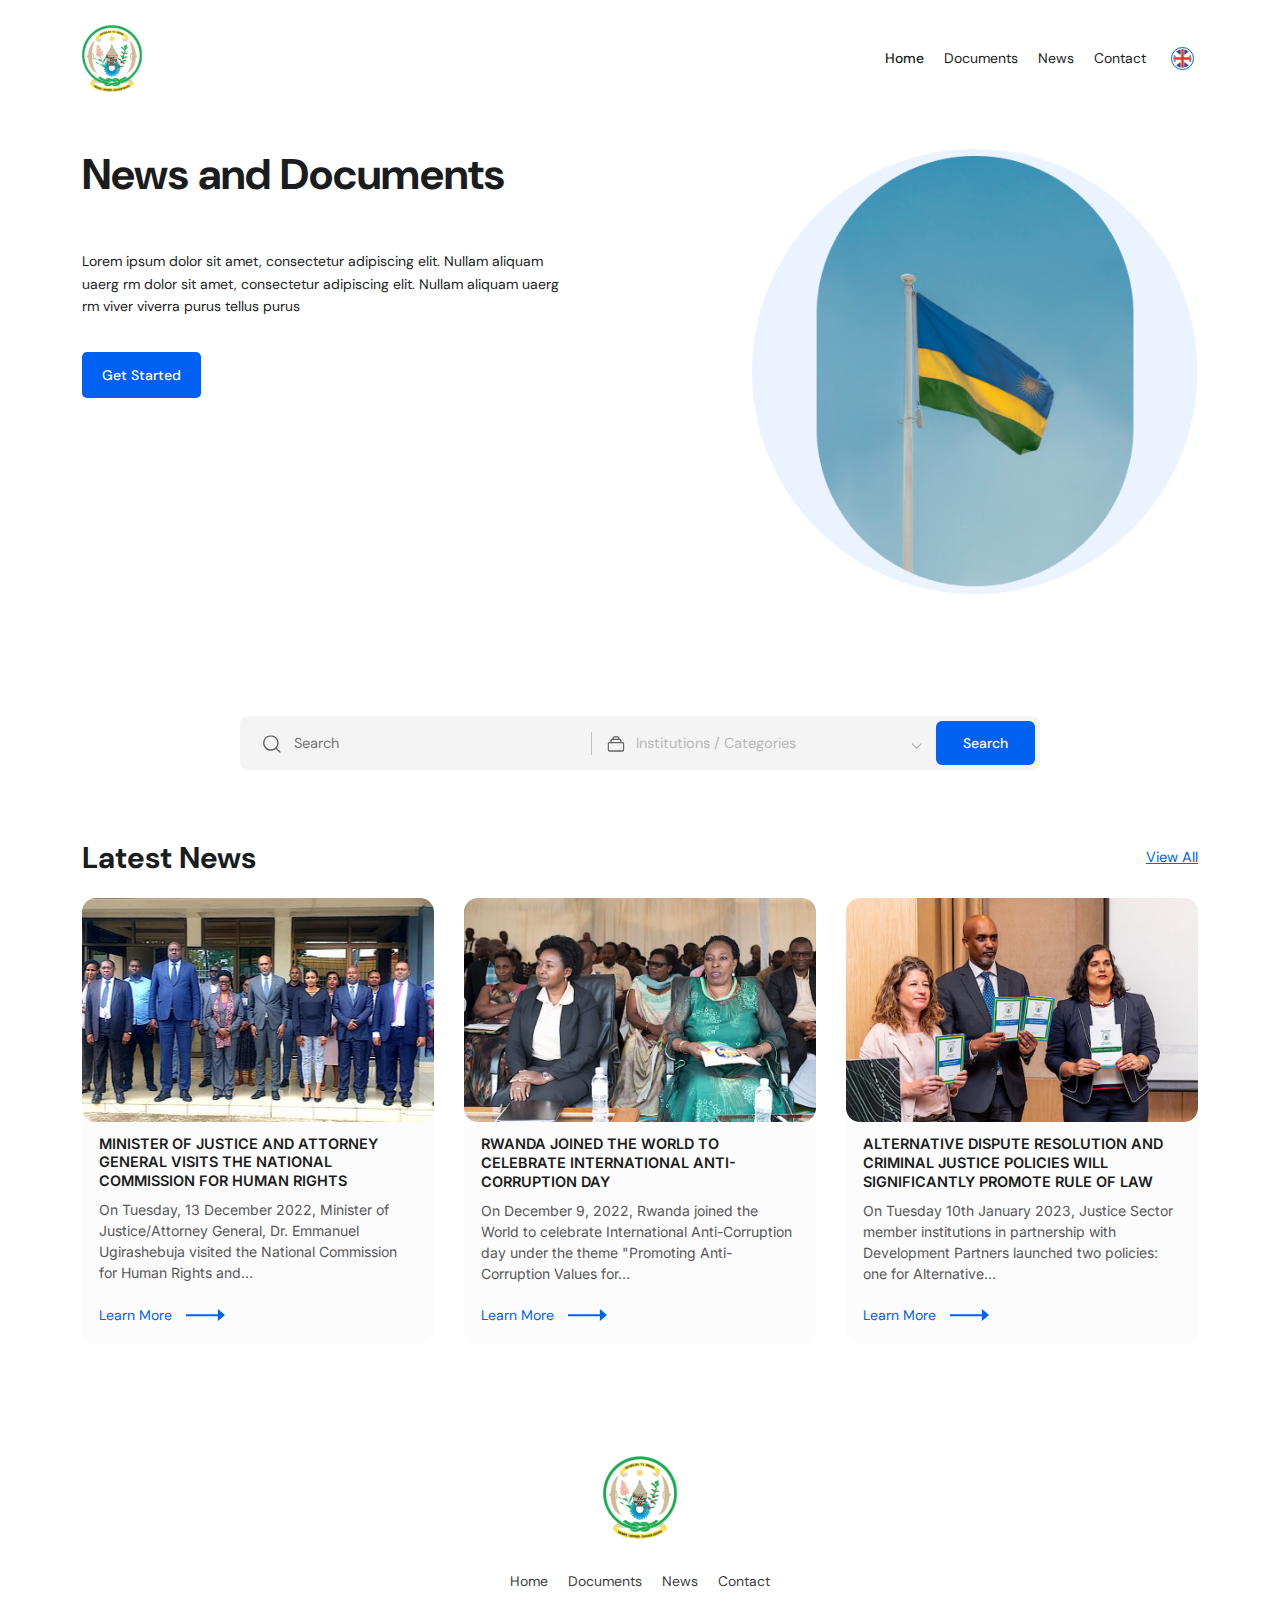
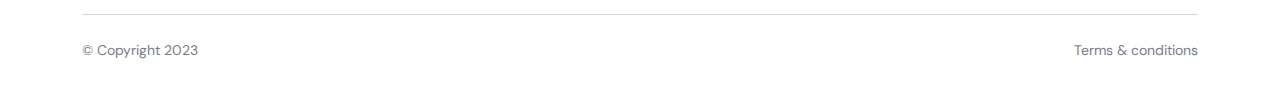
<file: index.html>
<!DOCTYPE html>
<html lang="en">
  <head>
    <meta charset="utf-8" />
    <title>News & Documents</title>
    <meta
      name="viewport"
      content="width=device-width, initial-scale=1, shrink-to-fit=no"
    />
    <meta name="description" content="Site description will be here" />
    <link rel="stylesheet" type="text/css" href="css/bootstrap.min.css" />
    <link
      href="https://kit-pro.fontawesome.com/releases/v5.15.2/css/pro.min.css"
      rel="stylesheet"
    />
    <link rel="stylesheet" href="css/nice-select.css" />
    <link rel="stylesheet" href="css/default-edit.css" />
    <link rel="stylesheet" type="text/css" href="style.css" />
    <link rel="stylesheet" type="text/css" href="css/responsive.css" />
    <!--End ALL STYLESHEET -->
  </head>

  <body>
    <!-- preloader -->
    <div id="preloader"></div>
    <!-- preloader-end -->
    <!-- main-wrap -->
    <div class="main-wrap">
      <!-- offcanvas-start -->
      <div class="offcanvas-menu">
        <div class="offmenu" id="menuParent">
          <a href="#" class="offcanvas-close"><i class="fal fa-times"></i></a>
          <ul class="mobile-menu">
            <li><a class="active" href="index.html">Home</a></li>
            <li><a href="documents.html">Documents</a></li>
            <li><a href="news.html">News</a></li>
            <li><a href="contact.html">Contact</a></li>
          </ul>
        </div>
      </div>
      <div class="offcanvas-overlay"></div>
      <!-- offcanvas-start-end -->

      <!-- header-section -->
      <header class="header-section">
        <div class="header-in">
          <div class="container">
            <div class="header-section__inner">
              <a href="index.html" class="header__logo">
                <img src="images/logo.svg" alt="" />
              </a>
              <div class="header__right">
                <div class="main-menu d-lg-flex d-none">
                  <ul>
                    <li><a class="active" href="index.html">Home</a></li>
                    <li><a href="documents.html">Documents</a></li>
                    <li><a href="news.html">News</a></li>
                    <li><a href="contact.html">Contact</a></li>
                  </ul>
                </div>
                <div class="language-dropdown">
                  <a href="#" data-bs-toggle="dropdown">
                    <div class="flag">
                      <img src="images/flag-uk.png" alt="" />
                    </div>
                    <i class="far fa-chevron-down"></i>
                  </a>
                  <div class="dropdown-menu dropdown-menu-end">
                    <ul>
                      <li>
                        <a href="#">
                          <div class="flag">
                            <img src="images/flag-uk.png" alt="" />
                          </div>
                          <span class="txt">UK</span>
                        </a>
                      </li>
                      <li>
                        <a href="#">
                          <div class="flag">
                            <img src="images/flag-uk.png" alt="" />
                          </div>
                          <span class="txt">US</span>
                        </a>
                      </li>
                    </ul>
                  </div>
                </div>
                <a href="#" class="offcanvas-open d-lg-none">
                  <i class="far fa-bars"></i>
                </a>
              </div>
            </div>
          </div>
        </div>
      </header>
      <!--End header-section -->

      <!-- main -->
      <main>
        <!-- hero-section -->
        <section class="hero-section">
          <div class="container">
            <div class="hero-section__inner">
              <div class="hero__content">
                <div class="hero__content__title">
                  <h1 class="h1">News and Documents</h1>
                </div>
                <div class="hero__content__body">
                  <p>
                    Lorem ipsum dolor sit amet, consectetur adipiscing elit.
                    Nullam aliquam uaerg rm dolor sit amet, consectetur
                    adipiscing elit. Nullam aliquam uaerg rm viver viverra purus
                    tellus purus
                  </p>
                  <a href="#" class="bottom-button default-button"
                    >Get Started</a
                  >
                </div>
              </div>
              <div class="hero__image-right">
                <img src="images/hero-img.png" alt="" class="img" />
              </div>
            </div>
          </div>
        </section>
        <!-- hero-section end -->

        <!-- news-section -->
        <section class="news-section">
          <div class="container">
            <div class="news-section__inner">
              <div class="news-section__title">
                <div class="h-filter mt-0">
                  <div class="h-filter__inputs">
                    <div class="h-filter__input">
                      <div class="icon">
                        <img src="images/magnifying-glass.svg" alt="" />
                      </div>
                      <input type="text" class="input" placeholder="Search" />
                    </div>
                    <div class="h-filter__input">
                      <div class="icon">
                        <img src="images/card-collection.svg" alt="" />
                      </div>
                      <select class="input nice-select">
                        <option>Institutions / Categories</option>
                        <option>Institutions / Categories</option>
                        <option>Institutions / Categories</option>
                      </select>
                    </div>
                  </div>
                  <button class="h-filter__submit">Search</button>
                </div>
              </div>

              <div class="title-linear">
                <h2 class="h2 mb-0">Latest News</h2>
                <a href="#" class="text-button">View All</a>
              </div>

              <div class="news-grid">
                <!-- news-card -->
                <a href="#" class="news-card">
                  <div class="news-card__image">
                    <img src="images/news-1.png" alt="" />
                  </div>
                  <div class="news-card__body">
                    <h3>
                      MINISTER OF JUSTICE AND ATTORNEY GENERAL VISITS THE
                      NATIONAL COMMISSION FOR HUMAN RIGHTS
                    </h3>
                    <p>
                      On Tuesday, 13 December 2022, Minister of Justice/Attorney
                      General, Dr. Emmanuel Ugirashebuja visited the National
                      Commission for Human Rights and…
                    </p>
                    <div class="news-card__body__bottom">
                      <div class="txt-button">
                        <span class="txt">Learn More</span>
                        <img
                          src="images/long-arrow-right-blue.svg"
                          alt=""
                          class="arr"
                        />
                      </div>
                    </div>
                  </div>
                </a>
                <!-- news-card-end -->
                <!-- news-card -->
                <a href="#" class="news-card">
                  <div class="news-card__image">
                    <img src="images/news-2.png" alt="" />
                  </div>
                  <div class="news-card__body">
                    <h3>
                      RWANDA JOINED THE WORLD TO CELEBRATE INTERNATIONAL
                      ANTI-CORRUPTION DAY
                    </h3>
                    <p>
                      On December 9, 2022, Rwanda joined the World to celebrate
                      International Anti-Corruption day under the theme
                      "Promoting Anti-Corruption Values for…
                    </p>
                    <div class="news-card__body__bottom">
                      <div class="txt-button">
                        <span class="txt">Learn More</span>
                        <img
                          src="images/long-arrow-right-blue.svg"
                          alt=""
                          class="arr"
                        />
                      </div>
                    </div>
                  </div>
                </a>
                <!-- news-card-end -->
                <!-- news-card -->
                <a href="#" class="news-card">
                  <div class="news-card__image">
                    <img src="images/news-3.png" alt="" />
                  </div>
                  <div class="news-card__body">
                    <h3>
                      ALTERNATIVE DISPUTE RESOLUTION AND CRIMINAL JUSTICE
                      POLICIES WILL SIGNIFICANTLY PROMOTE RULE OF LAW
                    </h3>
                    <p>
                      On Tuesday 10th January 2023, Justice Sector member
                      institutions in partnership with Development Partners
                      launched two policies: one for Alternative…
                    </p>
                    <div class="news-card__body__bottom">
                      <div class="txt-button">
                        <span class="txt">Learn More</span>
                        <img
                          src="images/long-arrow-right-blue.svg"
                          alt=""
                          class="arr"
                        />
                      </div>
                    </div>
                  </div>
                </a>
                <!-- news-card-end -->
              </div>
            </div>
          </div>
        </section>
        <!-- news-section-end -->
      </main>
      <!-- main end -->

      <!-- footer-section -->
      <footer class="footer-section">
        <div class="container">
          <div class="footer-section__inner">
            <div class="footer__top__ln">
              <a href="index.html" class="footer__logo__b">
                <img src="images/logo.svg" alt="" />
              </a>
              <ul class="footer__menu">
                <li><a href="index.html">Home</a></li>
                <li><a href="documents.html">Documents</a></li>
                <li><a href="news.html">News</a></li>
                <li><a href="contact.html">Contact</a></li>
              </ul>
            </div>
            <div class="footer__bottom">
              <p class="copy-right">&copy; Copyright 2023</p>
              <ul class="fl-menu">
                <li><a href="#">Terms & conditions</a></li>
              </ul>
            </div>
          </div>
        </div>
      </footer>
      <!--End footer-section -->
    </div>
    <!-- main-wrap -->

    <!-- js -->
    <script src="js/jquery-3.6.0.min.js"></script>
    <script src="js/bootstrap.bundle.min.js"></script>
    <script src="js/jquery.scrollUp.min.js"></script>
    <script src="js/jquery.nice-select.min.js"></script>
    <script src="js/main.js"></script>
    <!-- End All Js -->
  </body>
</html>
</file>
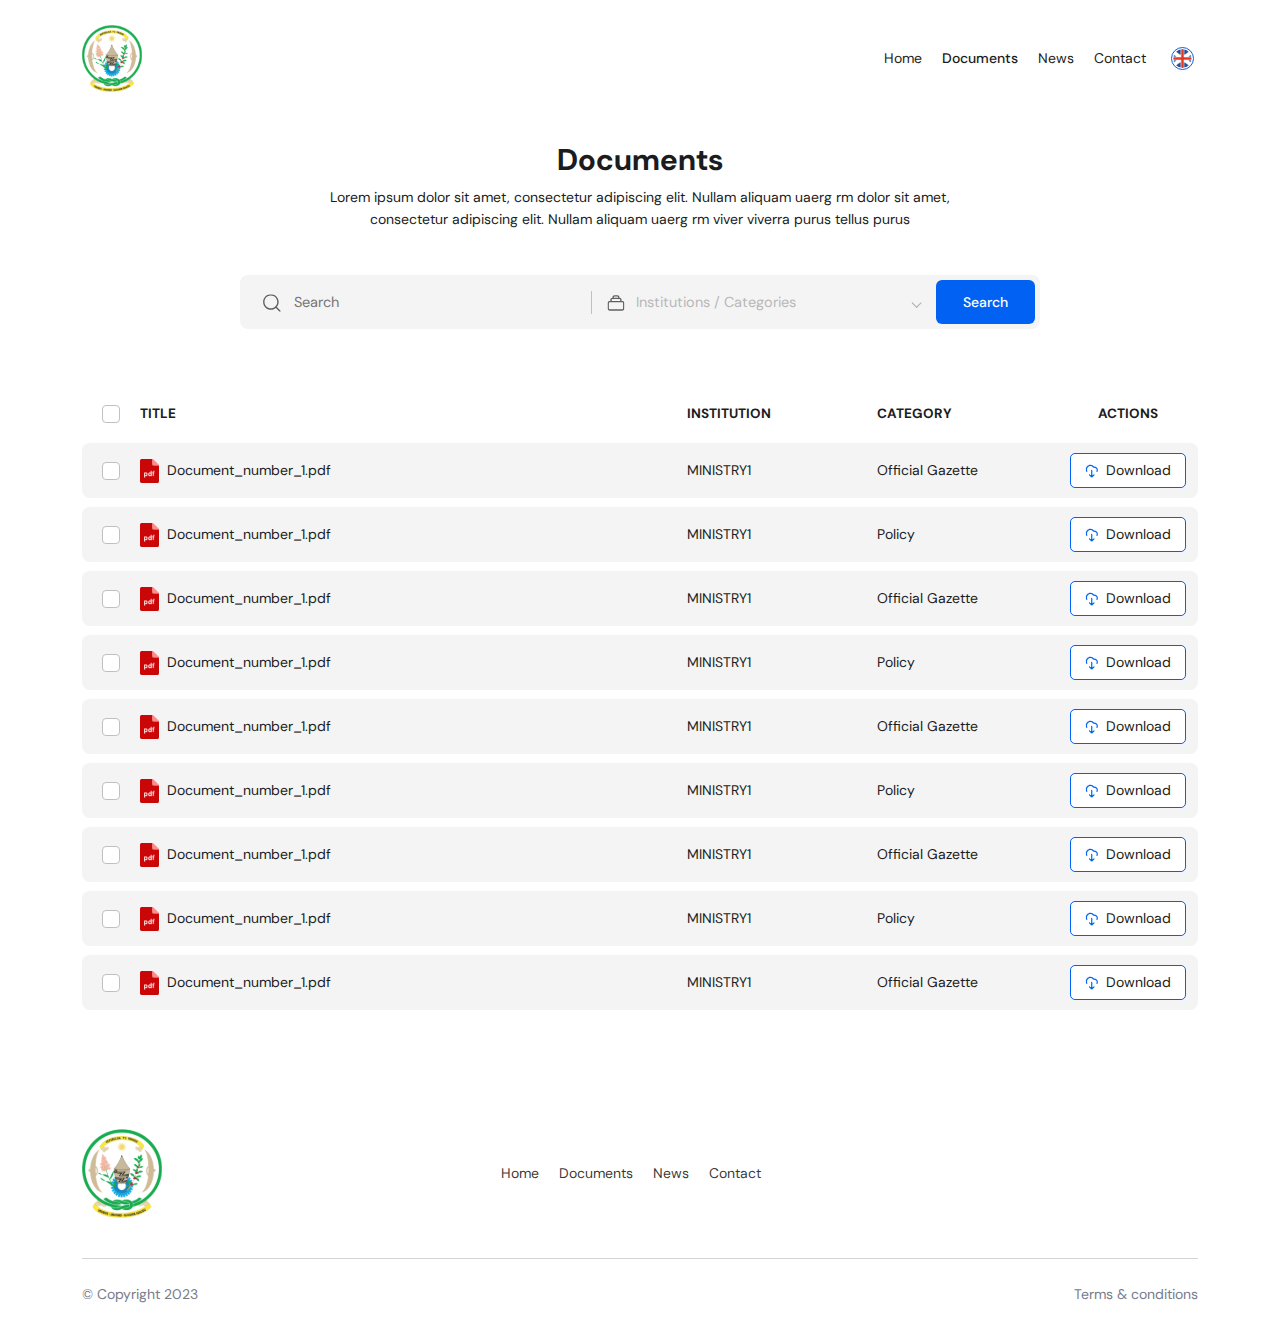
<file: documents.html>
<!DOCTYPE html>
<html lang="en">
  <head>
    <meta charset="utf-8" />
    <title>News & Documents</title>
    <meta
      name="viewport"
      content="width=device-width, initial-scale=1, shrink-to-fit=no"
    />
    <meta name="description" content="Site description will be here" />
    <link rel="stylesheet" type="text/css" href="css/bootstrap.min.css" />
    <link
      href="https://kit-pro.fontawesome.com/releases/v5.15.2/css/pro.min.css"
      rel="stylesheet"
    />
    <link rel="stylesheet" href="css/nice-select.css" />
    <link rel="stylesheet" href="css/default-edit.css" />
    <link rel="stylesheet" type="text/css" href="style.css" />
    <link rel="stylesheet" type="text/css" href="css/responsive.css" />
    <!--End ALL STYLESHEET -->
  </head>

  <body>
    <!-- preloader -->
    <div id="preloader"></div>
    <!-- preloader-end -->
    <!-- main-wrap -->
    <div class="main-wrap">
      <!-- offcanvas-start -->
      <div class="offcanvas-menu">
        <div class="offmenu" id="menuParent">
          <a href="#" class="offcanvas-close"><i class="fal fa-times"></i></a>
          <ul class="mobile-menu">
            <li><a href="index.html">Home</a></li>
            <li><a class="active" href="documents.html">Documents</a></li>
            <li><a href="news.html">News</a></li>
            <li><a href="contact.html">Contact</a></li>
          </ul>
        </div>
      </div>
      <div class="offcanvas-overlay"></div>
      <!-- offcanvas-start-end -->

      <!-- header-section -->
      <header class="header-section">
        <div class="header-in">
          <div class="container">
            <div class="header-section__inner">
              <a href="index.html" class="header__logo">
                <img src="images/logo.svg" alt="" />
              </a>
              <div class="header__right">
                <div class="main-menu d-lg-flex d-none">
                  <ul>
                    <li><a href="index.html">Home</a></li>
                    <li>
                      <a class="active" href="documents.html">Documents</a>
                    </li>
                    <li><a href="news.html">News</a></li>
                    <li><a href="contact.html">Contact</a></li>
                  </ul>
                </div>
                <div class="language-dropdown">
                  <a href="#" data-bs-toggle="dropdown">
                    <div class="flag">
                      <img src="images/flag-uk.png" alt="" />
                    </div>
                    <i class="far fa-chevron-down"></i>
                  </a>
                  <div class="dropdown-menu dropdown-menu-end">
                    <ul>
                      <li>
                        <a href="#">
                          <div class="flag">
                            <img src="images/flag-uk.png" alt="" />
                          </div>
                          <span class="txt">UK</span>
                        </a>
                      </li>
                      <li>
                        <a href="#">
                          <div class="flag">
                            <img src="images/flag-uk.png" alt="" />
                          </div>
                          <span class="txt">US</span>
                        </a>
                      </li>
                    </ul>
                  </div>
                </div>
                <a href="#" class="offcanvas-open d-lg-none">
                  <i class="far fa-bars"></i>
                </a>
              </div>
            </div>
          </div>
        </div>
      </header>
      <!--End header-section -->

      <!-- main -->
      <main>
        <!-- news-section -->
        <section class="news-section news-section--ministry">
          <div class="container">
            <div class="news-section__inner">
              <div class="news-section__title mb-md-5 mb-4 pb-xl-2">
                <div class="cont-blk cont-blk--center">
                  <h2 class="h2">Documents</h2>
                  <p>
                    Lorem ipsum dolor sit amet, consectetur adipiscing elit.
                    Nullam aliquam uaerg rm dolor sit amet,
                    <br class="d-sm-block d-none" />
                    consectetur adipiscing elit. Nullam aliquam uaerg rm viver
                    viverra purus tellus purus
                  </p>
                </div>
                <div class="h-filter">
                  <div class="h-filter__inputs">
                    <div class="h-filter__input">
                      <div class="icon">
                        <img src="images/magnifying-glass.svg" alt="" />
                      </div>
                      <input type="text" class="input" placeholder="Search" />
                    </div>
                    <div class="h-filter__input">
                      <div class="icon">
                        <img src="images/card-collection.svg" alt="" />
                      </div>
                      <select class="input nice-select">
                        <option>Institutions / Categories</option>
                        <option>Institutions / Categories</option>
                        <option>Institutions / Categories</option>
                      </select>
                    </div>
                  </div>
                  <button class="h-filter__submit">Search</button>
                </div>
              </div>

              <div class="doc-table doc-table--1">
                <table>
                  <thead>
                    <tr>
                      <td><input type="checkbox" class="checkbox-model" /></td>
                      <td>TITLE</td>
                      <td>INSTITUTION</td>
                      <td>CATEGORY</td>
                      <td>ACTIONS</td>
                    </tr>
                  </thead>
                  <tbody>
                    <tr>
                      <td><input type="checkbox" class="checkbox-model" /></td>
                      <td>
                        <div class="td-file-title">
                          <div class="icon">
                            <img src="images/pdf.png" alt="" />
                          </div>
                          <span class="txt">Document_number_1.pdf</span>
                        </div>
                      </td>
                      <td>MINISTRY1</td>
                      <td>Official Gazette</td>
                      <td>
                        <a
                          href="files/sample.pdf"
                          download="download"
                          class="doc-download-btn"
                        >
                          <img
                            src="images/cloude-download.svg"
                            alt=""
                            class="icn"
                          />
                          <span class="txt">Download</span>
                        </a>
                      </td>
                    </tr>
                    <tr>
                      <td><input type="checkbox" class="checkbox-model" /></td>
                      <td>
                        <div class="td-file-title">
                          <div class="icon">
                            <img src="images/pdf.png" alt="" />
                          </div>
                          <span class="txt">Document_number_1.pdf</span>
                        </div>
                      </td>
                      <td>MINISTRY1</td>
                      <td>Policy</td>
                      <td>
                        <a
                          href="files/sample.pdf"
                          download="download"
                          class="doc-download-btn"
                        >
                          <img
                            src="images/cloude-download.svg"
                            alt=""
                            class="icn"
                          />
                          <span class="txt">Download</span>
                        </a>
                      </td>
                    </tr>
                    <tr>
                      <td><input type="checkbox" class="checkbox-model" /></td>
                      <td>
                        <div class="td-file-title">
                          <div class="icon">
                            <img src="images/pdf.png" alt="" />
                          </div>
                          <span class="txt">Document_number_1.pdf</span>
                        </div>
                      </td>
                      <td>MINISTRY1</td>
                      <td>Official Gazette</td>
                      <td>
                        <a
                          href="files/sample.pdf"
                          download="download"
                          class="doc-download-btn"
                        >
                          <img
                            src="images/cloude-download.svg"
                            alt=""
                            class="icn"
                          />
                          <span class="txt">Download</span>
                        </a>
                      </td>
                    </tr>
                    <tr>
                      <td><input type="checkbox" class="checkbox-model" /></td>
                      <td>
                        <div class="td-file-title">
                          <div class="icon">
                            <img src="images/pdf.png" alt="" />
                          </div>
                          <span class="txt">Document_number_1.pdf</span>
                        </div>
                      </td>
                      <td>MINISTRY1</td>
                      <td>Policy</td>
                      <td>
                        <a
                          href="files/sample.pdf"
                          download="download"
                          class="doc-download-btn"
                        >
                          <img
                            src="images/cloude-download.svg"
                            alt=""
                            class="icn"
                          />
                          <span class="txt">Download</span>
                        </a>
                      </td>
                    </tr>
                    <tr>
                      <td><input type="checkbox" class="checkbox-model" /></td>
                      <td>
                        <div class="td-file-title">
                          <div class="icon">
                            <img src="images/pdf.png" alt="" />
                          </div>
                          <span class="txt">Document_number_1.pdf</span>
                        </div>
                      </td>
                      <td>MINISTRY1</td>
                      <td>Official Gazette</td>
                      <td>
                        <a
                          href="files/sample.pdf"
                          download="download"
                          class="doc-download-btn"
                        >
                          <img
                            src="images/cloude-download.svg"
                            alt=""
                            class="icn"
                          />
                          <span class="txt">Download</span>
                        </a>
                      </td>
                    </tr>
                    <tr>
                      <td><input type="checkbox" class="checkbox-model" /></td>
                      <td>
                        <div class="td-file-title">
                          <div class="icon">
                            <img src="images/pdf.png" alt="" />
                          </div>
                          <span class="txt">Document_number_1.pdf</span>
                        </div>
                      </td>
                      <td>MINISTRY1</td>
                      <td>Policy</td>
                      <td>
                        <a
                          href="files/sample.pdf"
                          download="download"
                          class="doc-download-btn"
                        >
                          <img
                            src="images/cloude-download.svg"
                            alt=""
                            class="icn"
                          />
                          <span class="txt">Download</span>
                        </a>
                      </td>
                    </tr>
                    <tr>
                      <td><input type="checkbox" class="checkbox-model" /></td>
                      <td>
                        <div class="td-file-title">
                          <div class="icon">
                            <img src="images/pdf.png" alt="" />
                          </div>
                          <span class="txt">Document_number_1.pdf</span>
                        </div>
                      </td>
                      <td>MINISTRY1</td>
                      <td>Official Gazette</td>
                      <td>
                        <a
                          href="files/sample.pdf"
                          download="download"
                          class="doc-download-btn"
                        >
                          <img
                            src="images/cloude-download.svg"
                            alt=""
                            class="icn"
                          />
                          <span class="txt">Download</span>
                        </a>
                      </td>
                    </tr>
                    <tr>
                      <td><input type="checkbox" class="checkbox-model" /></td>
                      <td>
                        <div class="td-file-title">
                          <div class="icon">
                            <img src="images/pdf.png" alt="" />
                          </div>
                          <span class="txt">Document_number_1.pdf</span>
                        </div>
                      </td>
                      <td>MINISTRY1</td>
                      <td>Policy</td>
                      <td>
                        <a
                          href="files/sample.pdf"
                          download="download"
                          class="doc-download-btn"
                        >
                          <img
                            src="images/cloude-download.svg"
                            alt=""
                            class="icn"
                          />
                          <span class="txt">Download</span>
                        </a>
                      </td>
                    </tr>
                    <tr>
                      <td><input type="checkbox" class="checkbox-model" /></td>
                      <td>
                        <div class="td-file-title">
                          <div class="icon">
                            <img src="images/pdf.png" alt="" />
                          </div>
                          <span class="txt">Document_number_1.pdf</span>
                        </div>
                      </td>
                      <td>MINISTRY1</td>
                      <td>Official Gazette</td>
                      <td>
                        <a
                          href="files/sample.pdf"
                          download="download"
                          class="doc-download-btn"
                        >
                          <img
                            src="images/cloude-download.svg"
                            alt=""
                            class="icn"
                          />
                          <span class="txt">Download</span>
                        </a>
                      </td>
                    </tr>
                  </tbody>
                </table>
              </div>
            </div>
          </div>
        </section>
        <!-- news-section-end -->
      </main>
      <!-- main end -->

      <!-- footer-section -->
      <footer class="footer-section">
        <div class="container">
          <div class="footer-section__inner">
            <div class="footer__top">
              <a href="index.html" class="footer__logo">
                <img src="images/logo.svg" alt="" />
              </a>
              <ul class="footer__menu">
                <li><a href="index.html">Home</a></li>
                <li><a href="documents.html">Documents</a></li>
                <li><a href="news.html">News</a></li>
                <li><a href="contact.html">Contact</a></li>
              </ul>
              <ul class="fs-menu">
                <li>
                  <a href="#"><i class="fab fa-twitter"></i></a>
                </li>
                <li>
                  <a href="#"><i class="fab fa-facebook-f"></i></a>
                </li>
                <li>
                  <a href="#"><i class="fab fa-instagram"></i></a>
                </li>
                <li>
                  <a href="#"><i class="fab fa-github"></i></a>
                </li>
              </ul>
            </div>
            <div class="footer__bottom">
              <p class="copy-right">&copy; Copyright 2023</p>
              <ul class="fl-menu">
                <li><a href="#">Terms & conditions</a></li>
              </ul>
            </div>
          </div>
        </div>
      </footer>
      <!--End footer-section -->
    </div>
    <!-- main-wrap -->

    <!-- js -->
    <script src="js/jquery-3.6.0.min.js"></script>
    <script src="js/bootstrap.bundle.min.js"></script>
    <script src="js/jquery.scrollUp.min.js"></script>
    <script src="js/jquery.nice-select.min.js"></script>
    <script src="js/main.js"></script>
    <!-- End All Js -->
  </body>
</html>
</file>
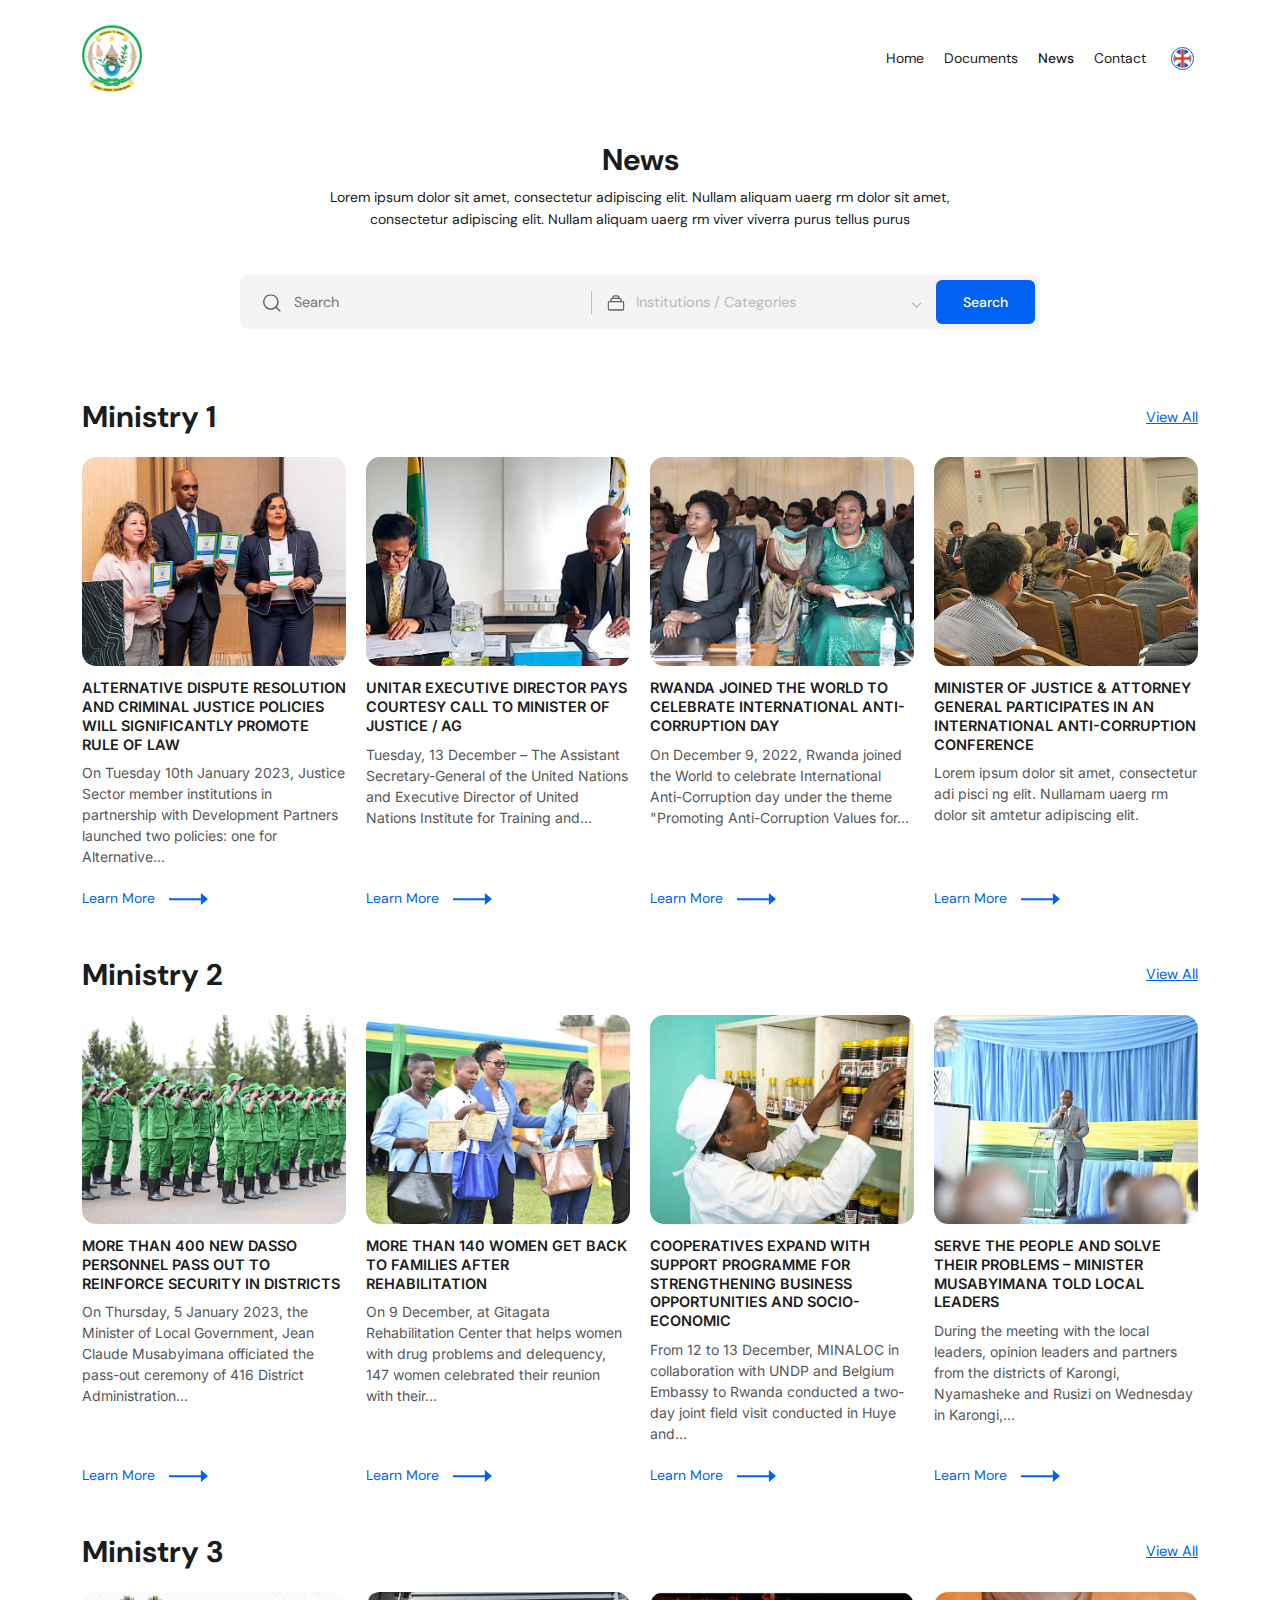
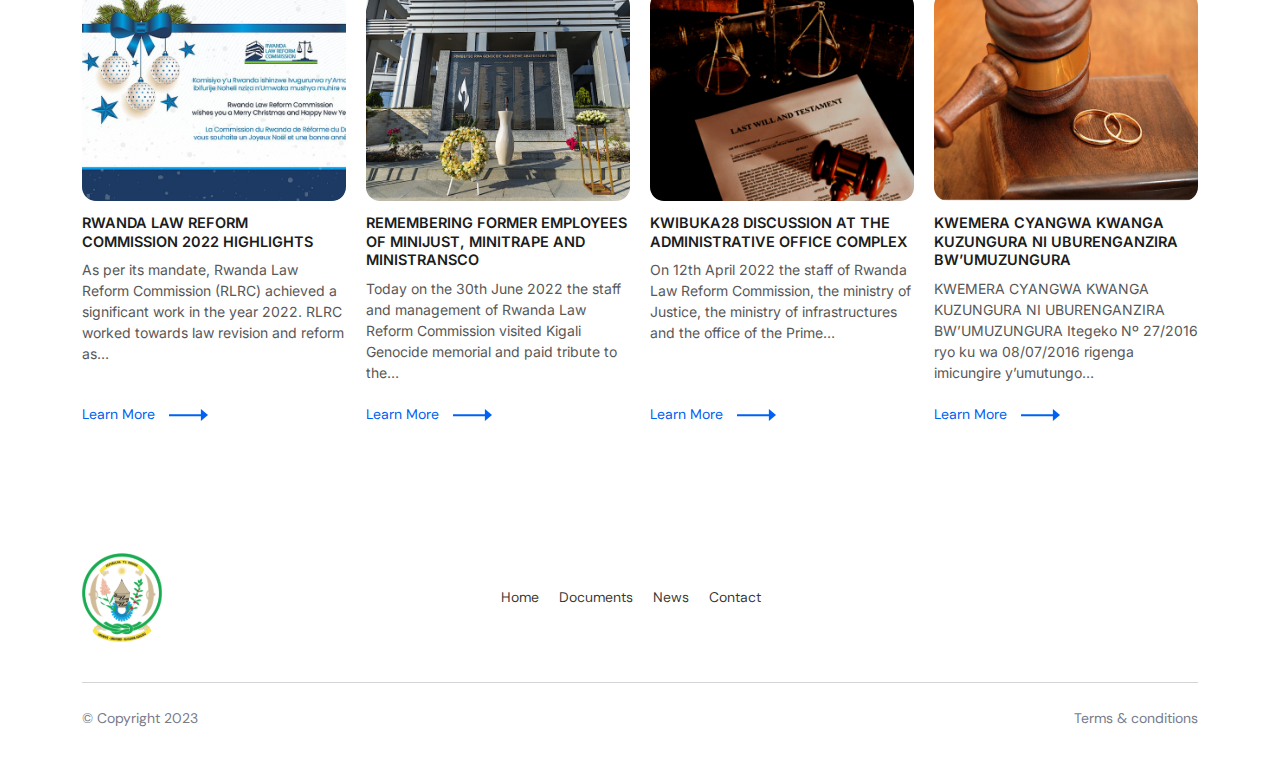
<file: news.html>
<!DOCTYPE html>
<html lang="en">
  <head>
    <meta charset="utf-8" />
    <title>News & Documents</title>
    <meta
      name="viewport"
      content="width=device-width, initial-scale=1, shrink-to-fit=no"
    />
    <meta name="description" content="Site description will be here" />
    <link rel="stylesheet" type="text/css" href="css/bootstrap.min.css" />
    <link
      href="https://kit-pro.fontawesome.com/releases/v5.15.2/css/pro.min.css"
      rel="stylesheet"
    />
    <link rel="stylesheet" href="css/nice-select.css" />
    <link rel="stylesheet" href="css/default-edit.css" />
    <link rel="stylesheet" type="text/css" href="style.css" />
    <link rel="stylesheet" type="text/css" href="css/responsive.css" />
    <!--End ALL STYLESHEET -->
  </head>

  <body>
    <!-- preloader -->
    <div id="preloader"></div>
    <!-- preloader-end -->
    <!-- main-wrap -->
    <div class="main-wrap">
      <!-- offcanvas-start -->
      <div class="offcanvas-menu">
        <div class="offmenu" id="menuParent">
          <a href="#" class="offcanvas-close"><i class="fal fa-times"></i></a>
          <ul class="mobile-menu">
            <li><a href="index.html">Home</a></li>
            <li><a href="documents.html">Documents</a></li>
            <li><a class="active" href="news.html">News</a></li>
            <li><a href="contact.html">Contact</a></li>
          </ul>
        </div>
      </div>
      <div class="offcanvas-overlay"></div>
      <!-- offcanvas-start-end -->

      <!-- header-section -->
      <header class="header-section">
        <div class="header-in">
          <div class="container">
            <div class="header-section__inner">
              <a href="index.html" class="header__logo">
                <img src="images/logo.svg" alt="" />
              </a>
              <div class="header__right">
                <div class="main-menu d-lg-flex d-none">
                  <ul>
                    <li><a href="index.html">Home</a></li>
                    <li>
                      <a href="documents.html">Documents</a>
                    </li>
                    <li><a class="active" href="news.html">News</a></li>
                    <li><a href="contact.html">Contact</a></li>
                  </ul>
                </div>
                <div class="language-dropdown">
                  <a href="#" data-bs-toggle="dropdown">
                    <div class="flag">
                      <img src="images/flag-uk.png" alt="" />
                    </div>
                    <i class="far fa-chevron-down"></i>
                  </a>
                  <div class="dropdown-menu dropdown-menu-end">
                    <ul>
                      <li>
                        <a href="#">
                          <div class="flag">
                            <img src="images/flag-uk.png" alt="" />
                          </div>
                          <span class="txt">UK</span>
                        </a>
                      </li>
                      <li>
                        <a href="#">
                          <div class="flag">
                            <img src="images/flag-uk.png" alt="" />
                          </div>
                          <span class="txt">US</span>
                        </a>
                      </li>
                    </ul>
                  </div>
                </div>
                <a href="#" class="offcanvas-open d-lg-none">
                  <i class="far fa-bars"></i>
                </a>
              </div>
            </div>
          </div>
        </div>
      </header>
      <!--End header-section -->

      <!-- main -->
      <main>
        <!-- news-section -->
        <section class="news-section news-section--ministry">
          <div class="container">
            <div class="news-section__inner">
              <div class="news-section__title">
                <div class="cont-blk cont-blk--center">
                  <h2 class="h2">News</h2>
                  <p>
                    Lorem ipsum dolor sit amet, consectetur adipiscing elit.
                    Nullam aliquam uaerg rm dolor sit amet,
                    <br class="d-sm-block d-none" />
                    consectetur adipiscing elit. Nullam aliquam uaerg rm viver
                    viverra purus tellus purus
                  </p>
                </div>
                <div class="h-filter">
                  <div class="h-filter__inputs">
                    <div class="h-filter__input">
                      <div class="icon">
                        <img src="images/magnifying-glass.svg" alt="" />
                      </div>
                      <input type="text" class="input" placeholder="Search" />
                    </div>
                    <div class="h-filter__input">
                      <div class="icon">
                        <img src="images/card-collection.svg" alt="" />
                      </div>
                      <select class="input nice-select">
                        <option>Institutions / Categories</option>
                        <option>Institutions / Categories</option>
                        <option>Institutions / Categories</option>
                      </select>
                    </div>
                  </div>
                  <button class="h-filter__submit">Search</button>
                </div>
              </div>

              <!-- news-group 1 -->
              <div class="news-group">
                <div class="title-linear">
                  <h2 class="h2 mb-0">Ministry 1</h2>
                  <a href="#" class="text-button">View All</a>
                </div>
                <div class="news-grid news-grid--4">
                  <!-- news-card -->
                  <a href="#" class="news-card">
                    <div class="news-card__image">
                      <img src="images/ministry-1--1.png" alt="" />
                    </div>
                    <div class="news-card__body">
                      <h3>
                        ALTERNATIVE DISPUTE RESOLUTION AND CRIMINAL JUSTICE
                        POLICIES WILL SIGNIFICANTLY PROMOTE RULE OF LAW
                      </h3>
                      <p>
                        On Tuesday 10th January 2023, Justice Sector member
                        institutions in partnership with Development Partners
                        launched two policies: one for Alternative…
                      </p>
                      <div class="news-card__body__bottom">
                        <div class="txt-button">
                          <span class="txt">Learn More</span>
                          <img
                            src="images/long-arrow-right-blue.svg"
                            alt=""
                            class="arr"
                          />
                        </div>
                      </div>
                    </div>
                  </a>
                  <!-- news-card-end -->
                  <!-- news-card -->
                  <a href="#" class="news-card">
                    <div class="news-card__image">
                      <img src="images/ministry-1--2.png" alt="" />
                    </div>
                    <div class="news-card__body">
                      <h3>
                        UNITAR EXECUTIVE DIRECTOR PAYS COURTESY CALL TO MINISTER
                        OF JUSTICE / AG
                      </h3>
                      <p>
                        Tuesday, 13 December – The Assistant Secretary-General
                        of the United Nations and Executive Director of United
                        Nations Institute for Training and…
                      </p>
                      <div class="news-card__body__bottom">
                        <div class="txt-button">
                          <span class="txt">Learn More</span>
                          <img
                            src="images/long-arrow-right-blue.svg"
                            alt=""
                            class="arr"
                          />
                        </div>
                      </div>
                    </div>
                  </a>
                  <!-- news-card-end -->
                  <!-- news-card -->
                  <a href="#" class="news-card">
                    <div class="news-card__image">
                      <img src="images/ministry-1--3.png" alt="" />
                    </div>
                    <div class="news-card__body">
                      <h3>
                        RWANDA JOINED THE WORLD TO CELEBRATE INTERNATIONAL
                        ANTI-CORRUPTION DAY
                      </h3>
                      <p>
                        On December 9, 2022, Rwanda joined the World to
                        celebrate International Anti-Corruption day under the
                        theme "Promoting Anti-Corruption Values for…
                      </p>
                      <div class="news-card__body__bottom">
                        <div class="txt-button">
                          <span class="txt">Learn More</span>
                          <img
                            src="images/long-arrow-right-blue.svg"
                            alt=""
                            class="arr"
                          />
                        </div>
                      </div>
                    </div>
                  </a>
                  <!-- news-card-end -->
                  <!-- news-card -->
                  <a href="#" class="news-card">
                    <div class="news-card__image">
                      <img src="images/ministry-1--4.png" alt="" />
                    </div>
                    <div class="news-card__body">
                      <h3>
                        MINISTER OF JUSTICE & ATTORNEY GENERAL PARTICIPATES IN
                        AN INTERNATIONAL ANTI-CORRUPTION CONFERENCE
                      </h3>
                      <p>
                        Lorem ipsum dolor sit amet, consectetur adi pisci ng
                        elit. Nullamam uaerg rm dolor sit amtetur adipiscing
                        elit.
                      </p>
                      <div class="news-card__body__bottom">
                        <div class="txt-button">
                          <span class="txt">Learn More</span>
                          <img
                            src="images/long-arrow-right-blue.svg"
                            alt=""
                            class="arr"
                          />
                        </div>
                      </div>
                    </div>
                  </a>
                  <!-- news-card-end -->
                </div>
              </div>
              <!-- news-group-end -->

              <!-- news-group 2 -->
              <div class="news-group">
                <div class="title-linear">
                  <h2 class="h2 mb-0">Ministry 2</h2>
                  <a href="#" class="text-button">View All</a>
                </div>
                <div class="news-grid news-grid--4">
                  <!-- news-card -->
                  <a href="#" class="news-card">
                    <div class="news-card__image">
                      <img src="images/ministry-2--1.png" alt="" />
                    </div>
                    <div class="news-card__body">
                      <h3>
                        MORE THAN 400 NEW DASSO PERSONNEL PASS OUT TO REINFORCE
                        SECURITY IN DISTRICTS
                      </h3>
                      <p>
                        On Thursday, 5 January 2023, the Minister of Local
                        Government, Jean Claude Musabyimana officiated the
                        pass-out ceremony of 416 District Administration…
                      </p>
                      <div class="news-card__body__bottom">
                        <div class="txt-button">
                          <span class="txt">Learn More</span>
                          <img
                            src="images/long-arrow-right-blue.svg"
                            alt=""
                            class="arr"
                          />
                        </div>
                      </div>
                    </div>
                  </a>
                  <!-- news-card-end -->
                  <!-- news-card -->
                  <a href="#" class="news-card">
                    <div class="news-card__image">
                      <img src="images/ministry-2--2.png" alt="" />
                    </div>
                    <div class="news-card__body">
                      <h3>
                        MORE THAN 140 WOMEN GET BACK TO FAMILIES AFTER
                        REHABILITATION
                      </h3>
                      <p>
                        On 9 December, at Gitagata Rehabilitation Center that
                        helps women with drug problems and delequency, 147 women
                        celebrated their reunion with their…
                      </p>
                      <div class="news-card__body__bottom">
                        <div class="txt-button">
                          <span class="txt">Learn More</span>
                          <img
                            src="images/long-arrow-right-blue.svg"
                            alt=""
                            class="arr"
                          />
                        </div>
                      </div>
                    </div>
                  </a>
                  <!-- news-card-end -->
                  <!-- news-card -->
                  <a href="#" class="news-card">
                    <div class="news-card__image">
                      <img src="images/ministry-2--3.png" alt="" />
                    </div>
                    <div class="news-card__body">
                      <h3>
                        COOPERATIVES EXPAND WITH SUPPORT PROGRAMME FOR
                        STRENGTHENING BUSINESS OPPORTUNITIES AND SOCIO-ECONOMIC
                      </h3>
                      <p>
                        From 12 to 13 December, MINALOC in collaboration with
                        UNDP and Belgium Embassy to Rwanda conducted a two-day
                        joint field visit conducted in Huye and…
                      </p>
                      <div class="news-card__body__bottom">
                        <div class="txt-button">
                          <span class="txt">Learn More</span>
                          <img
                            src="images/long-arrow-right-blue.svg"
                            alt=""
                            class="arr"
                          />
                        </div>
                      </div>
                    </div>
                  </a>
                  <!-- news-card-end -->
                  <!-- news-card -->
                  <a href="#" class="news-card">
                    <div class="news-card__image">
                      <img src="images/ministry-2--4.png" alt="" />
                    </div>
                    <div class="news-card__body">
                      <h3>
                        SERVE THE PEOPLE AND SOLVE THEIR PROBLEMS – MINISTER
                        MUSABYIMANA TOLD LOCAL LEADERS
                      </h3>
                      <p>
                        During the meeting with the local leaders, opinion
                        leaders and partners from the districts of Karongi,
                        Nyamasheke and Rusizi on Wednesday in Karongi,…
                      </p>
                      <div class="news-card__body__bottom">
                        <div class="txt-button">
                          <span class="txt">Learn More</span>
                          <img
                            src="images/long-arrow-right-blue.svg"
                            alt=""
                            class="arr"
                          />
                        </div>
                      </div>
                    </div>
                  </a>
                  <!-- news-card-end -->
                </div>
              </div>
              <!-- news-group-end -->

              <!-- news-group 3 -->
              <div class="news-group mb-0">
                <div class="title-linear">
                  <h2 class="h2 mb-0">Ministry 3</h2>
                  <a href="#" class="text-button">View All</a>
                </div>
                <div class="news-grid news-grid--4">
                  <!-- news-card -->
                  <a href="#" class="news-card">
                    <div class="news-card__image">
                      <img src="images/ministry-3--1.png" alt="" />
                    </div>
                    <div class="news-card__body">
                      <h3>RWANDA LAW REFORM COMMISSION 2022 HIGHLIGHTS</h3>
                      <p>
                        As per its mandate, Rwanda Law Reform Commission (RLRC)
                        achieved a significant work in the year 2022. RLRC
                        worked towards law revision and reform as…
                      </p>
                      <div class="news-card__body__bottom">
                        <div class="txt-button">
                          <span class="txt">Learn More</span>
                          <img
                            src="images/long-arrow-right-blue.svg"
                            alt=""
                            class="arr"
                          />
                        </div>
                      </div>
                    </div>
                  </a>
                  <!-- news-card-end -->
                  <!-- news-card -->
                  <a href="#" class="news-card">
                    <div class="news-card__image">
                      <img src="images/ministry-3--2.png" alt="" />
                    </div>
                    <div class="news-card__body">
                      <h3>
                        REMEMBERING FORMER EMPLOYEES OF MINIJUST, MINITRAPE AND
                        MINISTRANSCO
                      </h3>
                      <p>
                        Today on the 30th June 2022 the staff and management of
                        Rwanda Law Reform Commission visited Kigali Genocide
                        memorial and paid tribute to the…
                      </p>
                      <div class="news-card__body__bottom">
                        <div class="txt-button">
                          <span class="txt">Learn More</span>
                          <img
                            src="images/long-arrow-right-blue.svg"
                            alt=""
                            class="arr"
                          />
                        </div>
                      </div>
                    </div>
                  </a>
                  <!-- news-card-end -->
                  <!-- news-card -->
                  <a href="#" class="news-card">
                    <div class="news-card__image">
                      <img src="images/ministry-3--3.png" alt="" />
                    </div>
                    <div class="news-card__body">
                      <h3>
                        KWIBUKA28 DISCUSSION AT THE ADMINISTRATIVE OFFICE
                        COMPLEX
                      </h3>
                      <p>
                        On 12th April 2022 the staff of Rwanda Law Reform
                        Commission, the ministry of Justice, the ministry of
                        infrastructures and the office of the Prime…
                      </p>
                      <div class="news-card__body__bottom">
                        <div class="txt-button">
                          <span class="txt">Learn More</span>
                          <img
                            src="images/long-arrow-right-blue.svg"
                            alt=""
                            class="arr"
                          />
                        </div>
                      </div>
                    </div>
                  </a>
                  <!-- news-card-end -->
                  <!-- news-card -->
                  <a href="#" class="news-card">
                    <div class="news-card__image">
                      <img src="images/ministry-3--4.png" alt="" />
                    </div>
                    <div class="news-card__body">
                      <h3>
                        KWEMERA CYANGWA KWANGA KUZUNGURA NI UBURENGANZIRA
                        BW’UMUZUNGURA
                      </h3>
                      <p>
                        KWEMERA CYANGWA KWANGA KUZUNGURA NI UBURENGANZIRA
                        BW’UMUZUNGURA Itegeko Nº 27/2016 ryo ku wa 08/07/2016
                        rigenga imicungire y’umutungo…
                      </p>
                      <div class="news-card__body__bottom">
                        <div class="txt-button">
                          <span class="txt">Learn More</span>
                          <img
                            src="images/long-arrow-right-blue.svg"
                            alt=""
                            class="arr"
                          />
                        </div>
                      </div>
                    </div>
                  </a>
                  <!-- news-card-end -->
                </div>
              </div>
              <!-- news-group-end -->
            </div>
          </div>
        </section>
        <!-- news-section-end -->
      </main>
      <!-- main end -->

      <!-- footer-section -->
      <footer class="footer-section">
        <div class="container">
          <div class="footer-section__inner">
            <div class="footer__top">
              <a href="index.html" class="footer__logo">
                <img src="images/logo.svg" alt="" />
              </a>
              <ul class="footer__menu">
                <li><a href="index.html">Home</a></li>
                <li><a href="documents.html">Documents</a></li>
                <li><a href="news.html">News</a></li>
                <li><a href="contact.html">Contact</a></li>
              </ul>
              <ul class="fs-menu">
                <li>
                  <a href="#"><i class="fab fa-twitter"></i></a>
                </li>
                <li>
                  <a href="#"><i class="fab fa-facebook-f"></i></a>
                </li>
                <li>
                  <a href="#"><i class="fab fa-instagram"></i></a>
                </li>
                <li>
                  <a href="#"><i class="fab fa-github"></i></a>
                </li>
              </ul>
            </div>
            <div class="footer__bottom">
              <p class="copy-right">&copy; Copyright 2023</p>
              <ul class="fl-menu">
                <li><a href="#">Terms & conditions</a></li>
              </ul>
            </div>
          </div>
        </div>
      </footer>
      <!--End footer-section -->
    </div>
    <!-- main-wrap -->

    <!-- js -->
    <script src="js/jquery-3.6.0.min.js"></script>
    <script src="js/bootstrap.bundle.min.js"></script>
    <script src="js/jquery.scrollUp.min.js"></script>
    <script src="js/jquery.nice-select.min.js"></script>
    <script src="js/main.js"></script>
    <!-- End All Js -->
  </body>
</html>
</file>
<file: css/nice-select.css>
.nice-select {
  -webkit-tap-highlight-color: transparent;
  background-color: #fff;
  border-radius: 5px;
  border: solid 1px #e8e8e8;
  box-sizing: border-box;
  clear: both;
  cursor: pointer;
  display: block;
  float: left;
  font-family: inherit;
  font-size: 14px;
  font-weight: normal;
  height: 42px;
  line-height: 40px;
  outline: none;
  padding-left: 18px;
  padding-right: 30px;
  position: relative;
  text-align: left !important;
  -webkit-transition: all 0.2s ease-in-out;
  transition: all 0.2s ease-in-out;
  -webkit-user-select: none;
     -moz-user-select: none;
      -ms-user-select: none;
          user-select: none;
  white-space: nowrap;
  width: auto; }
  .nice-select:hover {
    border-color: #dbdbdb; }
  .nice-select:active, .nice-select.open, .nice-select:focus {
    border-color: #999; }
  .nice-select:after {
    border-bottom: 2px solid #999;
    border-right: 2px solid #999;
    content: '';
    display: block;
    height: 5px;
    margin-top: -4px;
    pointer-events: none;
    position: absolute;
    right: 12px;
    top: 50%;
    -webkit-transform-origin: 66% 66%;
        -ms-transform-origin: 66% 66%;
            transform-origin: 66% 66%;
    -webkit-transform: rotate(45deg);
        -ms-transform: rotate(45deg);
            transform: rotate(45deg);
    -webkit-transition: all 0.15s ease-in-out;
    transition: all 0.15s ease-in-out;
    width: 5px; }
  .nice-select.open:after {
    -webkit-transform: rotate(-135deg);
        -ms-transform: rotate(-135deg);
            transform: rotate(-135deg); }
  .nice-select.open .list {
    opacity: 1;
    pointer-events: auto;
    -webkit-transform: scale(1) translateY(0);
        -ms-transform: scale(1) translateY(0);
            transform: scale(1) translateY(0); }
  .nice-select.disabled {
    border-color: #ededed;
    color: #999;
    pointer-events: none; }
    .nice-select.disabled:after {
      border-color: #cccccc; }
  .nice-select.wide {
    width: 100%; }
    .nice-select.wide .list {
      left: 0 !important;
      right: 0 !important; }
  .nice-select.right {
    float: right; }
    .nice-select.right .list {
      left: auto;
      right: 0; }
  .nice-select.small {
    font-size: 12px;
    height: 36px;
    line-height: 34px; }
    .nice-select.small:after {
      height: 4px;
      width: 4px; }
    .nice-select.small .option {
      line-height: 34px;
      min-height: 34px; }
  .nice-select .list {
    background-color: #fff;
    border-radius: 5px;
    box-shadow: 0 0 0 1px rgba(68, 68, 68, 0.11);
    box-sizing: border-box;
    margin-top: 4px;
    opacity: 0;
    overflow: hidden;
    padding: 0;
    pointer-events: none;
    position: absolute;
    top: 100%;
    left: 0;
    -webkit-transform-origin: 50% 0;
        -ms-transform-origin: 50% 0;
            transform-origin: 50% 0;
    -webkit-transform: scale(0.75) translateY(-21px);
        -ms-transform: scale(0.75) translateY(-21px);
            transform: scale(0.75) translateY(-21px);
    -webkit-transition: all 0.2s cubic-bezier(0.5, 0, 0, 1.25), opacity 0.15s ease-out;
    transition: all 0.2s cubic-bezier(0.5, 0, 0, 1.25), opacity 0.15s ease-out;
    z-index: 9; }
    .nice-select .list:hover .option:not(:hover) {
      background-color: transparent !important; }
  .nice-select .option {
    cursor: pointer;
    font-weight: 400;
    line-height: 40px;
    list-style: none;
    min-height: 40px;
    outline: none;
    padding-left: 18px;
    padding-right: 29px;
    text-align: left;
    -webkit-transition: all 0.2s;
    transition: all 0.2s; }
    .nice-select .option:hover, .nice-select .option.focus, .nice-select .option.selected.focus {
      background-color: #f6f6f6; }
    .nice-select .option.selected {
      font-weight: bold; }
    .nice-select .option.disabled {
      background-color: transparent;
      color: #999;
      cursor: default; }

.no-csspointerevents .nice-select .list {
  display: none; }

.no-csspointerevents .nice-select.open .list {
  display: block; }
</file>
<file: css/default-edit.css>
/* ---buttons--- */
.default-button {
    font-size: 16px;
    min-height: 53px;
    padding: 10px 24px;
    font-size: 16px;
    font-weight: 500;
    display: inline-flex;
    align-items: center;
    justify-content: center;
    text-align: center;
    color: #fff;
    background: var(--theme__color1);
    border-radius: 7px;
    font-family: var(--dm-sans);
    border: 1px solid transparent;
}
.default-button:hover {
    color: #fff;
    background: #0161F2;
}

.text-button {
    font-size: 16.5px;
    color: var(--theme__color1);
    text-decoration: underline !important;
}
.text-button:hover {
    color: var(--theme__color1);
}
/* ---buttons---end */

/* -checkbox-model- */
.checkbox-model {
    appearance: none;
    -moz-appearance: none;
    -webkit-appearance: none;
    height: 18px;
    width: 18px;
    border-radius: 4px;
    font-size: 12px;
    flex-shrink: 0;
    position: relative;
    cursor: pointer;
  }
  .checkbox-model::before {
    content: '';
    height: 100%;
    width: 100%;
    border: 1px solid #C0C0C0;
    position: absolute;
    top: 0;
    left: 0;
    height: 100%;
    width: 100%;
    display: flex;
    border-radius: inherit;
    background: #fff;
  }
  .checkbox-model::after {
    content: '\f00c';
    font-family: "Font Awesome 5 Pro";
    height: 100%;
    width: 100%;
    position: absolute;
    background: var(--theme__color1);
    top: 0;
    left: 0;
    height: 100%;
    width: 100%;
    display: flex;
    align-items: center;
    justify-content: center;
    color: #fff;
    font-size:inherit;
    border-radius: inherit;
    opacity: 0;
    transition: 0.3s;
  }
  .checkbox-model:checked::after {
    opacity: 1;
  }

/* small-tools */
.underline {
    text-decoration: underline !important;
}
.h-initial {
    height: initial !important;
}
.space-nowrap {
    white-space: nowrap;
}
.hidden-scroll {
    overflow-y: auto !important;
    -ms-overflow-style: none !important;  /* IE and Edge */
    scrollbar-width: none !important;  /* Firefox */
}
.hidden-scroll::-webkit-scrollbar {
    display: none !important;
}
.pseudo-before-none::before {
    display: none !important;
}
.pseudo-after-none::after {
    display: none !important;
}
.pseudo-none::before,
.pseudo-none::after {
    display: none !important;
}



.flip {
    transform: rotateY(180deg);
}
.flip-x {
    transform: rotateX(180deg);
}
.rotate1_8 {
    transform: rotate(45deg) !important;
}
.rotate2_8 {
    transform: rotate(90deg) !important;
}
.rotate3_8 {
    transform: rotate(135deg) !important;
}
.rotate4_8 {
    transform: rotate(180deg) !important;
}
.rotate5_8 {
    transform: rotate(225deg) !important;
}
.rotate6_8 {
    transform: rotate(270deg) !important;
}
.rotate7_8 {
    transform: rotate(315deg) !important;
}
.rotate8_8 {
    transform: rotate(360deg) !important;
}


/* bg */
.bg-theme1 {
    background: var(--theme__color1) !important;
}
.bg-theme2 {
    background: var(--theme__color2) !important;
}
.bg-theme3 {
    background: var(--theme__color3) !important;
}
.bg-theme4 {
    background: var(--theme__color4) !important;
}

/* hover--bg */
.hover-bg-theme1:hover {
    background: var(--theme__color1) !important;
}
.hover-bg-theme2:hover {
    background: var(--theme__color2) !important;
}
.hover-bg-theme3:hover {
    background: var(--theme__color3) !important;
}
.hover-bg-theme4:hover {
    background: var(--theme__color4) !important;
}


/* fonts */
.font1 {
    font-family: var(--font1);
}
.font2 {
    font-family: var(--font2);
}
.font3 {
    font-family: var(--font3);
}
.font4 {
    font-family: var(--font4);
}


/* text-color */
.color-white {
    color: #fff !important;
}
.color-text {
    color: var(--text__color1) !important;
}
.color-theme1 {
    color: var(--theme__color1) !important;
}
.color-theme2 {
    color: var(--theme__color2) !important;
}
.color-theme3 {
    color: var(--theme__color3) !important;
}
.color-theme4 {
    color: var(--theme__color4) !important;
}


/* text-align */
.text-left {
    text-align: left !important;
}
.text-right {
    text-align: right !important;
}
.text-center {
    text-align: center !important;
}
.text-justified {
    text-align: justify !important;
}


/* font-weights */
.fw-300 {
    font-weight: 300 !important;
}
.fw-400 {
    font-weight: 400 !important;
}
.fw-500 {
    font-weight: 500 !important;
}
.fw-600{
    font-weight: 600!important;
}
.fw-700 {
    font-weight: 700 !important;
}
.fw-800{
    font-weight: 800!important;
}



/* nice-select-edit */
.nice-select {
    height: initial;
    min-height: initial;
    line-height: 1;
    padding: 0 20px 0 0;
    float: none;
    display: inline-block;
    border: none;
}
.nice-select:after {
    margin-top: -2px;
}
.nice-select .list .option,
.nice-select.open .list .option {
    font-size: 16px;
    line-height: initial;
    min-height: initial;
    padding: 13px 15px;
    min-width: 50px;
}
.nice-select .option.selected {
    font-weight: inherit;
}
.nice-select .list {
    border-radius: 2px;
    min-width: 100%;
}

@media (max-width: 767px) {
    .nice-select .list .option,
    .nice-select.open .list .option {
        font-size: 16px;
        line-height: initial;
        min-height: initial;
        padding: 8px 12px;
        min-width: 50px;
    } 
}


.dropdown-menu {
    border: none;
    background: #fff;
    filter: drop-shadow(0px 15px 30px rgba(112, 144, 176, 0.3));
  }
  .dropdown-menu a {
    padding: 5px 16px;
    color: var(--theme__color2);
    display: flex;
  }
  .dropdown-menu a:hover {
    background: #D9D9D9;
  }




/* important */
#scrollUp {
    background-image: url("../images/base/top.png");
    bottom: 20px;
    right: 20px;
    width: 38px;    /* Width of image */
    height: 38px;   /* Height of image */
    color: transparent;
}
</file>
<file: style.css>
/*-----------------------------------=========Main-Style-Sheet=========----------------------------------------*/


@import url('https://fonts.googleapis.com/css2?family=DM+Sans:wght@400;500;700&family=Inter:wght@300;400;500;600;700;800&display=swap');
:root {
  --theme__color1: #0161F2;
  --dark__txt: #1B1C20;
  --text__color: #1C1D23;
  --dm-sans: 'DM Sans', sans-serif;
  --inter: 'Inter', sans-serif;
}
*,::before,::after {
  box-sizing: border-box;
}
body {
  font-size: 16px;
  line-height: 1.5;
  background-color: #fff;
  color: var(--dark__txt);
  overflow-x: hidden;
  word-wrap: break-word;
  word-break: normal;
  font-weight: 400;
  -webkit-font-smoothing: antialiased;
  font-family: var(--dm-sans);
}
a, a:active, a:focus, a:active, a:hover {
  text-decoration:none !important;
  color: inherit;
}
input{
  -ms-box-sizing: border-box;
  box-sizing: border-box;
}
a:hover,
a:focus,
input:focus,
input:hover,
select:focus,
select:hover,
select:active,
textarea:focus,
textarea:hover,
button:focus {
  outline: none;
}
::placeholder {
  opacity: 1;
}
:focus::placeholder {
  opacity: 0;
}
table {
  border-collapse: separate;
  border-spacing: 0;
  table-layout: fixed; /* Prevents HTML tables from becoming too wide */
  width: 100%;
}
img {
  -ms-interpolation-mode: bicubic;
  border: 0;
  height: auto;
  max-width: 100%;
  vertical-align: middle;
}
iframe {
  width: 100%;
}
h1, h2, h3, h4, h5, h6,
.h1, .h2, .h3, .h4, .h5, .h6{
  font-weight: 700;
}
ul{
    margin: 0;
    padding: 0;
    list-style: none;
}
p{
  margin-bottom: 15px;
}
p:last-child{
  margin: 0;
}
.main-wrap {
  width: 100%;
  overflow: hidden;
}
@media (max-width: 1799px) and (min-width: 1200px) {
  .container {
    max-width: 1140px;
  }
}
@media (min-width: 1400px) {
  .container {
    max-width: 1325px;
  }
}




/* header */
.header-section {
  position: relative;
  top: 0;
  left: 0;
  width: 100%;
  z-index: 100;
}
.header-in {
  padding: 44px 0;
}
.header-section__inner {
  display: flex;
  align-items: center;
  justify-content: space-between;
}
.header__logo {
  display: block;
  width: 75px;
}
.header__logo img {

}
.header__right {
  gap: 25px;
  display: flex;
  align-items: center;
}
.main-menu {

}
.main-menu ul {
  gap: 29px;
  display: flex;
  align-items: center;
}
.main-menu ul {

}
.main-menu ul li {

}
.main-menu ul li a {
  font-size: 16px;
  font-weight: 400;
  color: #1C1D23;
  transition: 0.3s;
}
.main-menu ul li a.active {
  color: #1B1C20;
  font-weight: 500;
}
.main-menu ul li a:hover {
  color: var(--theme__color1);
}

.language-dropdown {

}
.language-dropdown > a {
  align-items: center;
  display: flex;
  align-items: center;
  gap: 4px;
}
.language-dropdown a .flag {
	height: 30px;
	width: 30px;
	padding: 2px;
	border: 1px solid var(--theme__color1);
	border-radius: 50%;
	display: flex;
}
.language-dropdown > a i {
  font-size: 8px;
}
.language-dropdown  a .flag img {
  height: 100%;
  width: 100%;
  object-fit: cover;
  object-position: center;
  border-radius: inherit;
}
.language-dropdown .dropdown-menu {
  min-width: 100px;
}
.language-dropdown .dropdown-menu ul {

}
.language-dropdown .dropdown-menu ul li {

}
.language-dropdown .dropdown-menu ul li a {
  display: flex;
  gap: 10px;
  align-items: center;

}
.language-dropdown .dropdown-menu ul li a .icon {

}
/* header-end */









/* ---offcanvas-css--- */
.offcanvas-open {
  font-size: 22px;
  transition: 0.3s;
}
.offcanvas-open:hover {
  color: #97A3AE;
}
.offcanvas-close {
  color: var(--theme__color1);
  position: absolute;
  transition: 0.3s;
  right: 15px;
  top: 15px;
  font-size: 22px;
  line-height: 1;
}
.offcanvas-close:hover {
  color: #97A3AE;
}
.offcanvas-menu {
  position: fixed;
  height: 100%;
  width: 100%;
  top: 0;
  left: 0;
  z-index: 1000;
  transform: translateX(-105%);
  transition: 0.3s;
}
.offcanvas-menu.active {
  transform: translate(0);
}
.offcanvas-menu .offmenu {
  max-width: 250px;
  min-width: 200px;
  z-index: 5;
  position: relative;
  background: #fff;
  height: 100%;
  padding: 50px 20px 40px;
  overflow: auto;
  -ms-overflow-style: none;  /* IE and Edge */
  scrollbar-width: none;  /* Firefox */
}
.offcanvas-menu .offmenu :-webkit-scrollbar {
  display: none;
}
.mobile-menu li a {
  display: block;
  font-size: 16px;
  color: var(--theme__color1);
  padding: 7px;
}
.dropdown-menu-custom ul {
  background: #fff;
  padding: 20px 0;
}
.dropdown-menu-custom ul li a {
  color: #97A3AE;
}
.offcanvas-overlay {
  position: fixed;
  top: 0;
  left: 0;
  height: 100%;
  width: 100%;
  background: rgba(0, 0, 0, 0.178);
  z-index: 2;
  transform: 0;
  z-index: 900;
  opacity: 0;
  visibility: hidden;
  transition: 0.3s;
}
.offcanvas-overlay.active {
  opacity: 1;
  visibility: visible;
}
/* ---offcanvas-css-end---*/

/* --preloader-- */
#preloader {
  position: fixed;
  top: 0;
  left: 0;
  right: 0;
  bottom: 0;
  z-index: 9999;
  overflow: hidden;
  background: #fff;
}
#preloader:before {
  content: "";
  position: fixed;
  top: calc(50% - 30px);
  left: calc(50% - 30px);
  border: 6px solid var(--theme__color1);
  border-top-color: #e2eefd;
  border-radius: 50%;
  width: 60px;
  height: 60px;
  -webkit-animation: animate-preloader 1s linear infinite;
  animation: animate-preloader 1s linear infinite;
}
@-webkit-keyframes animate-preloader {
  0% {
      transform: rotate(0deg);
  }
  100% {
      transform: rotate(360deg);
  }
}
@keyframes animate-preloader {
  0% {
      transform: rotate(0deg);
  }
  100% {
      transform: rotate(360deg);
  }
}
/* --preloader-end-- */



/* ---common-content--- */
.h2 {
  font-size: 40px;
}
.cont-blk {
  display: flex;
  flex-direction: column;
  align-items: flex-start;
}
.cont-blk--center {
  align-items: center;
  text-align: center;
}
.cont-blk p {
  line-height: 1.6;
}
.title-linear {
  margin: 0 0 33px;
  display: flex;
  align-items: center;
  justify-content: space-between;
}
/* ---common-content---end */



/* ---hero-section--- */
.hero-section {
  padding: 53px 0;
}
.hero-section__inner {
  display: flex;
  justify-content: space-between;
}
.hero__content {
  width: 43%;
}
.hero__content__title {
  margin: 0 0 75px;
}
.hero__content__title .h1 {
  font-size: 50px;
}
.hero__content__body {

}
.hero__content__body p {
  line-height: 1.6;
  color: var(--text__color);
}
.hero__content .bottom-button {
  margin: 30px 0 0;
}
.hero__image-right {
  width: 40%;
}
.hero__image-right .img {
  width: 100%;
}
/* ---hero-section---end */

/* ---news-section--- */
.news-section  {
  padding: 120px 0;
}
.news-section.news-section--ministry {
  padding: 25px 0 70px;
}
.news-section__inner  {

}
.news-section__title  {
  margin: 0 0 110px;
}

.h-filter {
  padding: 5px;
  width: 924px;
  margin: 0 auto;
  margin-top: 60px;
  max-width: 100%;
  border-radius: 8px;
  display: flex;
  align-items: center;
  background: #F4F4F4;
}
.h-filter__inputs {
  padding: 0 5px 0 18px;
  gap: 15px;
  display: flex;
  align-items: center;
  flex-grow: 1;
}
.h-filter__input {
  gap: 14px;
  display: flex;
  align-items: center;
  flex-grow: 1;
  border-right: 1px solid #C0C0C0;
}
.h-filter__input:last-child {
  border-right: none;
}
.h-filter__input .input {
  font-size: 16.5px;
  font-weight: 400;
  color: #B8B8B8;
  line-height: 1.3;
  border-color: transparent;
  border-radius: 0;
  background: transparent;
  width: 0;
  flex-grow: 1;
}
.h-filter__input .input.nice-select::after {
  height: 7px;
  width: 7px;
  border-color: #ADADAD;
  border-width: 1px;
}
.h-filter__input .icon {

}
.h-filter__input .icon img {

}
.h-filter__input .input {
  padding: 0;
}
.h-filter__submit {
  min-height: 50px;
  font-size: 16px;
  padding: 10px 32px;
  font-size: 16px;
  border-radius: 8px;
  font-weight: 500;
  display: inline-flex;
  align-items: center;
  justify-content: center;
  text-align: center;
  color: #fff;
  background: var(--theme__color1);
  font-family: var(--dm-sans);
  border: 1px solid transparent;
  transition: 0.3s;
}
.h-filter__submit:hover {
  background: #002fff;
}

.news-group {
  margin: 0 0 30px;
}
.news-grid {
  display: grid;
  grid-gap: 47px;
  grid-template-columns: repeat(3,1fr);
}
.news-grid.news-grid--4 {
  grid-column-gap: 28px;
  grid-template-columns: repeat(4,1fr);
}
.news-card {
  font-family: var(--inter);
  display: flex;
  flex-direction: column;
  background: #FCFCFC;
  border-radius: 14px;
  position: relative;
  z-index: 1;
}
.news-grid.news-grid--4 .news-card {
  background: transparent;
}
.news-grid.news-grid--4 .news-card__body {
  padding-left: 0;
  padding-right: 0;
}
.news-card__image {
  border-radius: inherit;
}
.news-card__image img {
  border-radius: 14px;
  width: 100%;
  height: 100%;
  object-fit: cover;
  object-position: center;
}
.news-card__body {
  padding: 15px 23px 22px;
  flex-grow: 1;
  display: flex;
  flex-direction: column;
}
.news-card__body h3 {
  font-size: 16px;
  line-height: 1.3;
  font-weight: 600;
}
.news-card__body p {
  font-size: 15px;
  font-weight: 400;
  color: #585858;
}
.news-card__body__bottom {
  padding: 5px 0 0;
  margin-top: auto;
}
.news-card__body__bottom .txt-button {
  font-size: 15px;
  gap: 20px;
  transition: 0.3s;
  color: var(--theme__color1);
  font-family: var(--dm-sans);
  display: inline-flex;
  align-items: center;
  justify-content: center;
}
.news-card__body__bottom .txt-button .arr {
  transition: 0.3s;
}
.news-card__body__bottom .txt-button:hover .arr {
  transform: translate(5px,0);
}
/* ---news-section-- -end */


/* ---footer-section--- */
.footer-section {

}
.footer-section__inner {

}
.footer__top {
  padding: 40px 0;
  display: flex;
  flex-direction: row;
  align-items: center;
  justify-content: space-between;
}
.footer__top__ln {
  padding: 40px 0;
  gap: 20px;
  display: flex;
  flex-direction: column;
  align-items: center;
}
.footer__logo {
  width: 80px;
}
.footer__logo img {

}
.footer__logo__b {
  width: 109px;
  margin: 0 0 27px;
}
.footer__logo__b img {

}
.footer__menu {
  gap: 20px;
  display: flex;
  align-items: center;
}
.footer__menu li {

}
.footer__menu li a {
  transition: 0.3s;
  color: rgba(0, 0, 0, 0.8);
}
.footer__menu li a:hover {
 color: var(--theme__color1);
}
.fs-menu {
  gap: 33px;
  display: flex;
  align-items: center;
}
.fs-menu li {

}
.fs-menu li a {
  transition: 0.3s;
  color: #008EFF;
}
.fs-menu li a:hover {
 color: var(--theme__color1);
}
.footer__bottom {
  padding: 40px -0 50px;
}
.copy-right {
  color: #797B89;
  margin: 0;
}
.fl-menu {

}
.fl-menu li {

}
.fl-menu li a {
  transition: 0.3s;
  color: #797B89;
}
.fl-menu li a:hover {
   color: var(--theme__color1);
}

.footer__bottom {
  border-top: 1px solid #D4D4D8;
  display: flex;
  align-items: center;
  justify-content: space-between;
}
/* ---footer-section---end */


/* ---doc-table--- */
.doc-table {


}
.doc-table table {
  --border-radius: 8px;
  table-layout: unset;
  border-spacing: 0 9px;
}
.doc-table table td {
  padding: 10px;
  font-size: 16.5px;
  height: 62px;
  vertical-align: middle;
}
.doc-table table tr {

}
.doc-table table tbody td {
  background: #F4F4F4;
}
.doc-table table tbody td:first-child {
  border-radius: var(--border-radius) 0 0 var(--border-radius);
}
.doc-table table tbody td:last-child {
  border-radius: 0 var(--border-radius) var(--border-radius) 0;
}
.doc-table table thead td {
  font-weight: 700;
  font-size: 16px;
  height: 50px;
}
.td-file-title {
  gap: 8px;
  display: flex;
  align-items: center;
}
.td-file-title .icon {
  width: 24px;
}
.td-file-title .icon img {

}
.doc-download-btn {
  min-height: 42px;
  padding: 5px 17px;
  background: #fff;
  border: 1px solid var(--theme__color1);
  border-radius: 7px;
  display: inline-flex;
  align-items: center;
  justify-content: center;
  text-align: center;
  gap: 10px;
  background: #fff;
  transition: 0.3s;
}
.doc-download-btn:hover {
  background: rgb(237, 239, 253);
}
.doc-download-btn .icn {
  width: 19px;
}

.doc-table--1 {
  overflow: auto;
}
.doc-table--1 table {
  min-width: 630px;
}
.doc-table--1 td {
  white-space: nowrap;
  text-overflow: ellipsis;
}
.doc-table--1 td:nth-child(1) {
  padding-left: 27px;
  padding-right: 16px;
  display: flex;
  align-items: center;
}
.doc-table--1 td:nth-child(2) {
  width: 49%;
}
.doc-table--1 td:nth-child(3) {
  width: 17%;
}
.doc-table--1 td:nth-child(4) {
  width: 17%;
}
.doc-table--1 td:last-child {
  width: 250px;
  text-align: center;
}
/* ---doc-table---end */
</file>
<file: css/responsive.css>
@media (max-width: 1399px) {
    .header__logo {
        width: 60px;
    }
    .header-in {
        padding: 25px 0;
    }
    body {
        font-size: 14px;
    }
    .main-menu ul li a {
        font-size: 14px;
    }
    .main-menu ul {
        gap: 20px;
    }
    .language-dropdown a .flag {
        height: 23px;
        width: 23px;
        padding: 1px;
    }


    .hero__content__title .h1 {
        font-size: 43px;
    }
    .hero__content__title {
        margin: 0 0 50px;
    }
    .default-button {
        font-size: 16px;
        min-height: 46px;
        padding: 8px 19px;
        font-size: 14px;
        border-radius: 5px;
    }
    .hero__content .bottom-button {
        margin: 20px 0 0;
    }
    .hero-section {
        padding: 32px 0;
    }


    .news-section {
        padding: 90px 0;
    }
    .h-filter__submit {
        min-height: 44px;
        font-size: 16px;
        padding: 8px 26px;
        font-size: 14px;
        border-radius: 6px;
    }
    .h-filter__input .icon {
        width: 18px;
    }
    .h-filter__input .input {
        font-size: 14.5px;
    }
    .h-filter__input {
        gap: 11px;
    }
    .h-filter {
        margin-top: 45px;
        width: 800px;
    }
    .news-section__title {
        margin: 0 0 70px;
    }
    .h2 {
        font-size: 30px;
    }
    .text-button {
        font-size: 14.5px;
    }
    .title-linear {
        margin: 0 0 22px;
    }
    .news-grid {
        grid-gap: 30px;
    }
    .news-grid.news-grid--4 {
        grid-column-gap: 20px;
    }
    .news-card__body h3 {
        font-size: 14.5px;
    }
    .news-card__body p {
        font-size: 14px;
    }
    .news-card__body {
        padding: 13px 17px 18px;
    }
    .news-card__body__bottom .txt-button {
        font-size: 14px;
        gap: 14px;
    }
    .footer__top__ln {
        padding: 30px 0;
        gap: 15px;
    }
    .footer__logo__b {
        width: 75px;
        margin: 0 0 17px;
    }
    .footer__top__ln {
        padding: 22px 0;
        gap: 15px;
    }
    .footer__bottom {
        padding: 25px -0 35px;
    }



    .doc-table table td {
        font-size: 14px;
        padding: 8px;
        height: 55px;
    }
    .doc-table table thead td {
        font-size: 13.5px;
        height: 40px;
    }
    .doc-table--1 td:nth-child(1) {
        padding-left: 20px;
        padding-right: 12px;
    }
    .td-file-title .icon {
        width: 19px;
    }
    .doc-download-btn .icn {
        width: 14px;
    }
    .doc-download-btn {
        min-height: 35px;
        padding: 4px 14px;
        border-radius: 5px;
        gap: 7px;
    }


}


@media (max-width: 1199px) {
    .hero__content {
        width: 50%;
    }

    .doc-table--1 td:nth-child(2) {
        width: 46.1%;
    }
}


@media (max-width: 991px) {
    .header__right {
        gap: 15px;
    }


    .news-grid {
        grid-template-columns: repeat(2,1fr);
    }
    .news-grid.news-grid--4 {
        grid-template-columns: repeat(2,1fr);
    }

    .doc-table--1 td:nth-child(2) {
        width: 42%;
    }
    .doc-table--1 td:nth-child(1) {
        padding-left: 12px;
        padding-right: 3px;
    }

    .doc-table--1 td:nth-child(2) {
        width: 36%;
    }
}


@media (max-width: 768px) {
    .header__logo {
        width: 45px;
    }
    .header-in {
        padding: 10px 0;
        box-shadow: 0 0 15px rgba(0, 0, 0, 0.171);
    }
    .header__right {
        gap: 10px;
    }

    .hero-section {
        padding: 30px 0;
    }
    .hero__content__title .h1 {
        font-size: 30px;
    }
    .hero__content__title {
        margin: 0 0 30px;
    }
    .hero-section__inner {
        flex-wrap: wrap;
        gap: 30px;
    }
    .hero__content {
        gap: 30px;
        width: 100%;
    }
    .hero__image-right {
        padding: 0 6%;
        width: 100%;
        order: -1;
        max-width: 400px;
        margin: 0 auto;
    }


    .news-section {
        padding: 50px 0;
    }
    .h-filter {
        padding: 5px 20px 20px;
        flex-direction: column;
        gap: 20px;
    }
    .h-filter__inputs {
        width: 100%;
        flex-wrap: wrap;
        padding: 0 0px 0 0px;
    }
    .h-filter__input {
        padding: 10px 0;
        width: 100%;
        border-right: none;
        border-bottom: 1px solid #C0C0C0;
    }
    .h-filter__submit {
        min-width: 200px;
    }

    .news-grid {
        grid-template-columns: repeat(1,1fr);
        grid-gap: 20px;
    }
    .news-grid.news-grid--4 {
        grid-template-columns: repeat(1,1fr);
    }
    .news-group {
        margin: 0 0 25px;
    }
    .h2 {
        font-size: 25px;
    }
    .news-section__title {
        margin: 0 0 50px;
    }
    .footer__menu {
        gap: 16px;
    }
    .footer__bottom {
        flex-direction: column;
        gap: 15px;
    }
    .footer__top {
        flex-direction: column;
        gap: 25px;
        align-items: center;
        padding: 30px 0;
    }
}


@media (max-width: 575px) {
    .h-filter {
        margin-top: 30px;
    }
}


@media (max-width: 370px) {
    .hero__content__title .h1 {
        font-size: 26px;
    }
    .hero__content__title {
        margin: 0 0 25px;
    }
}
</file>
